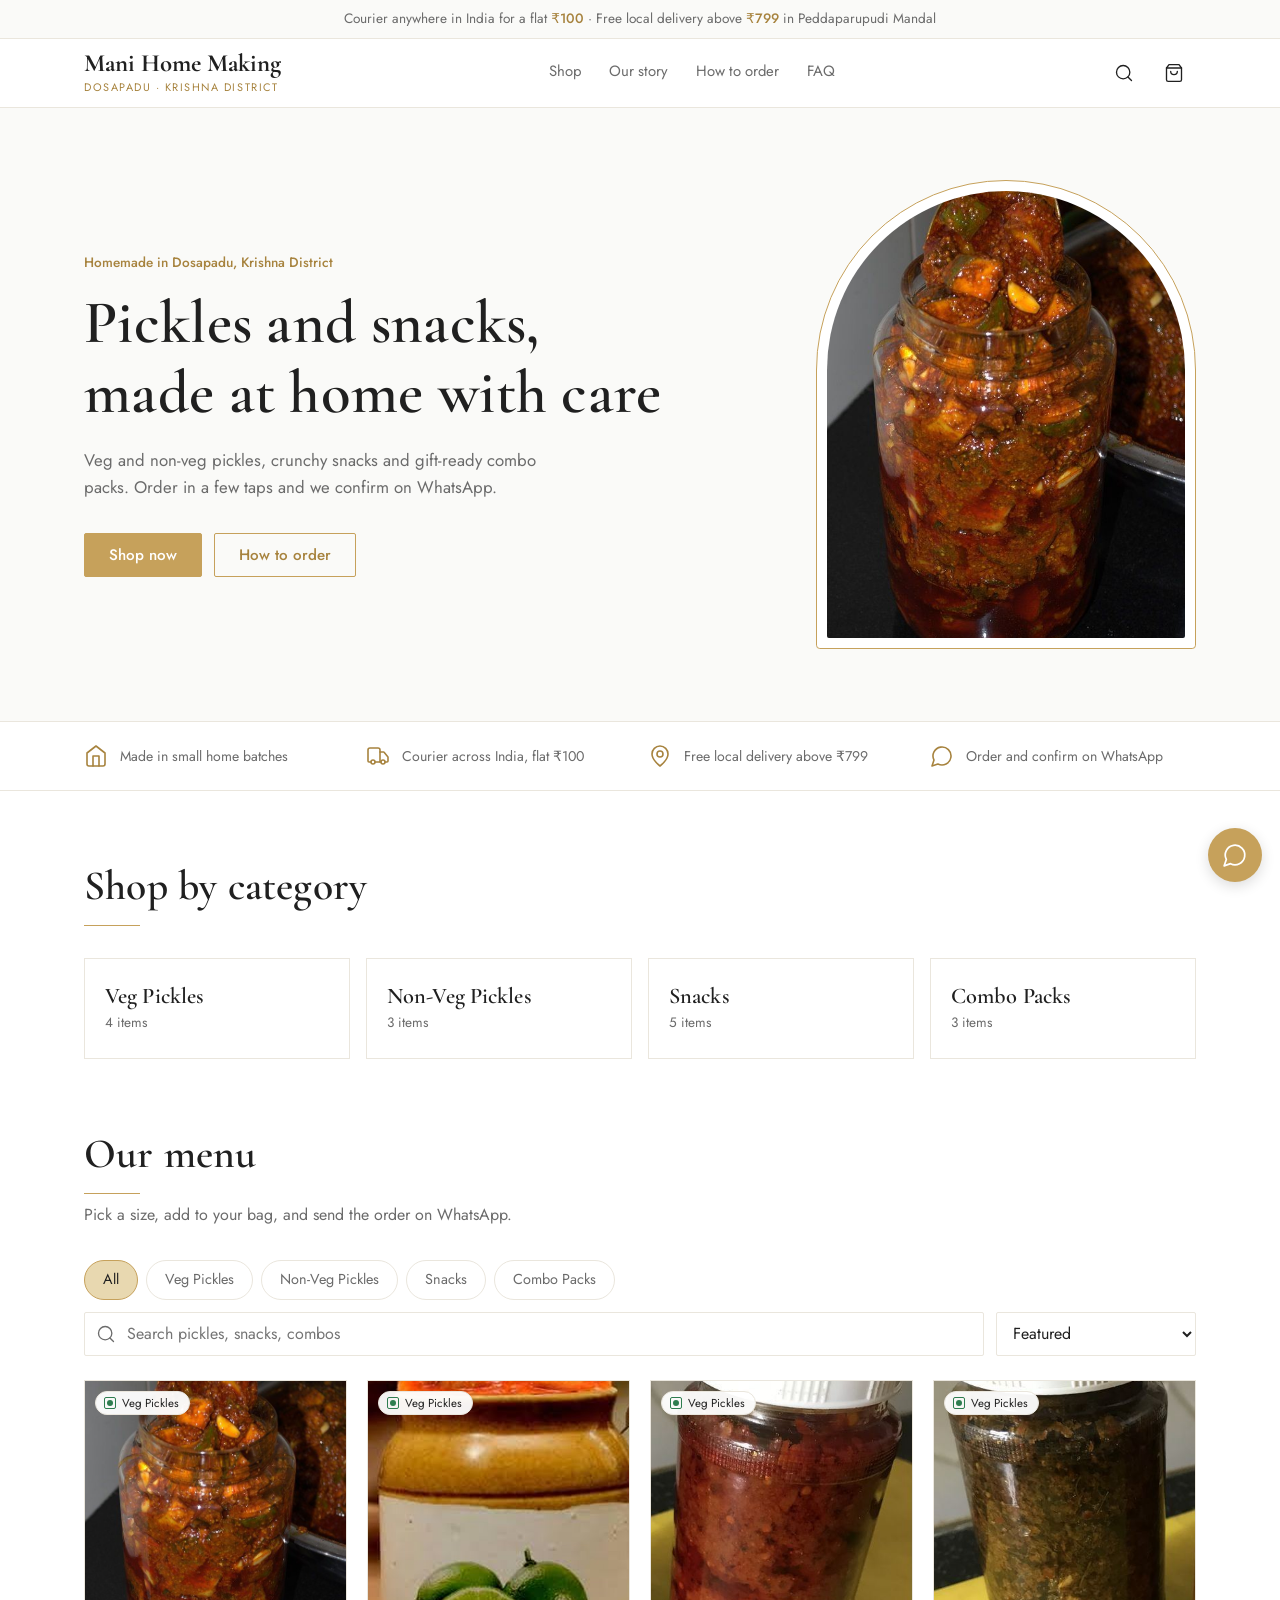
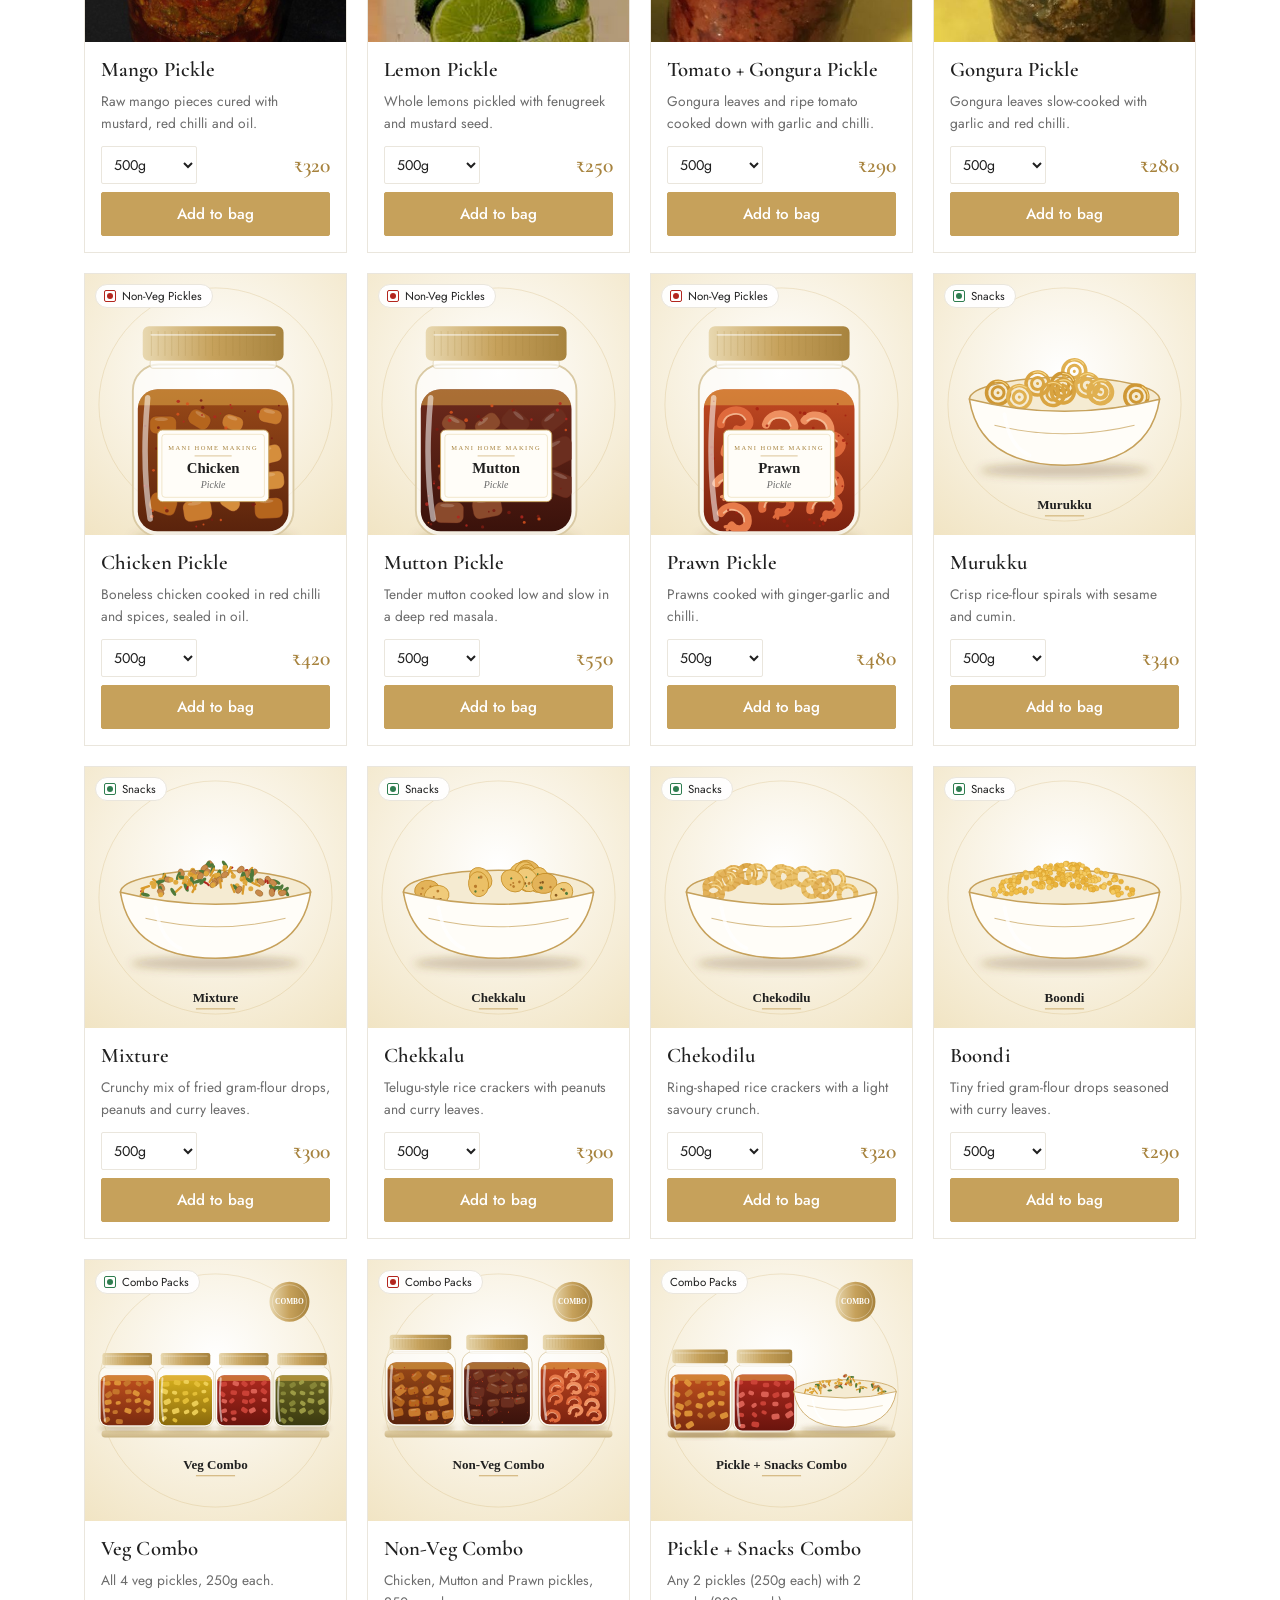
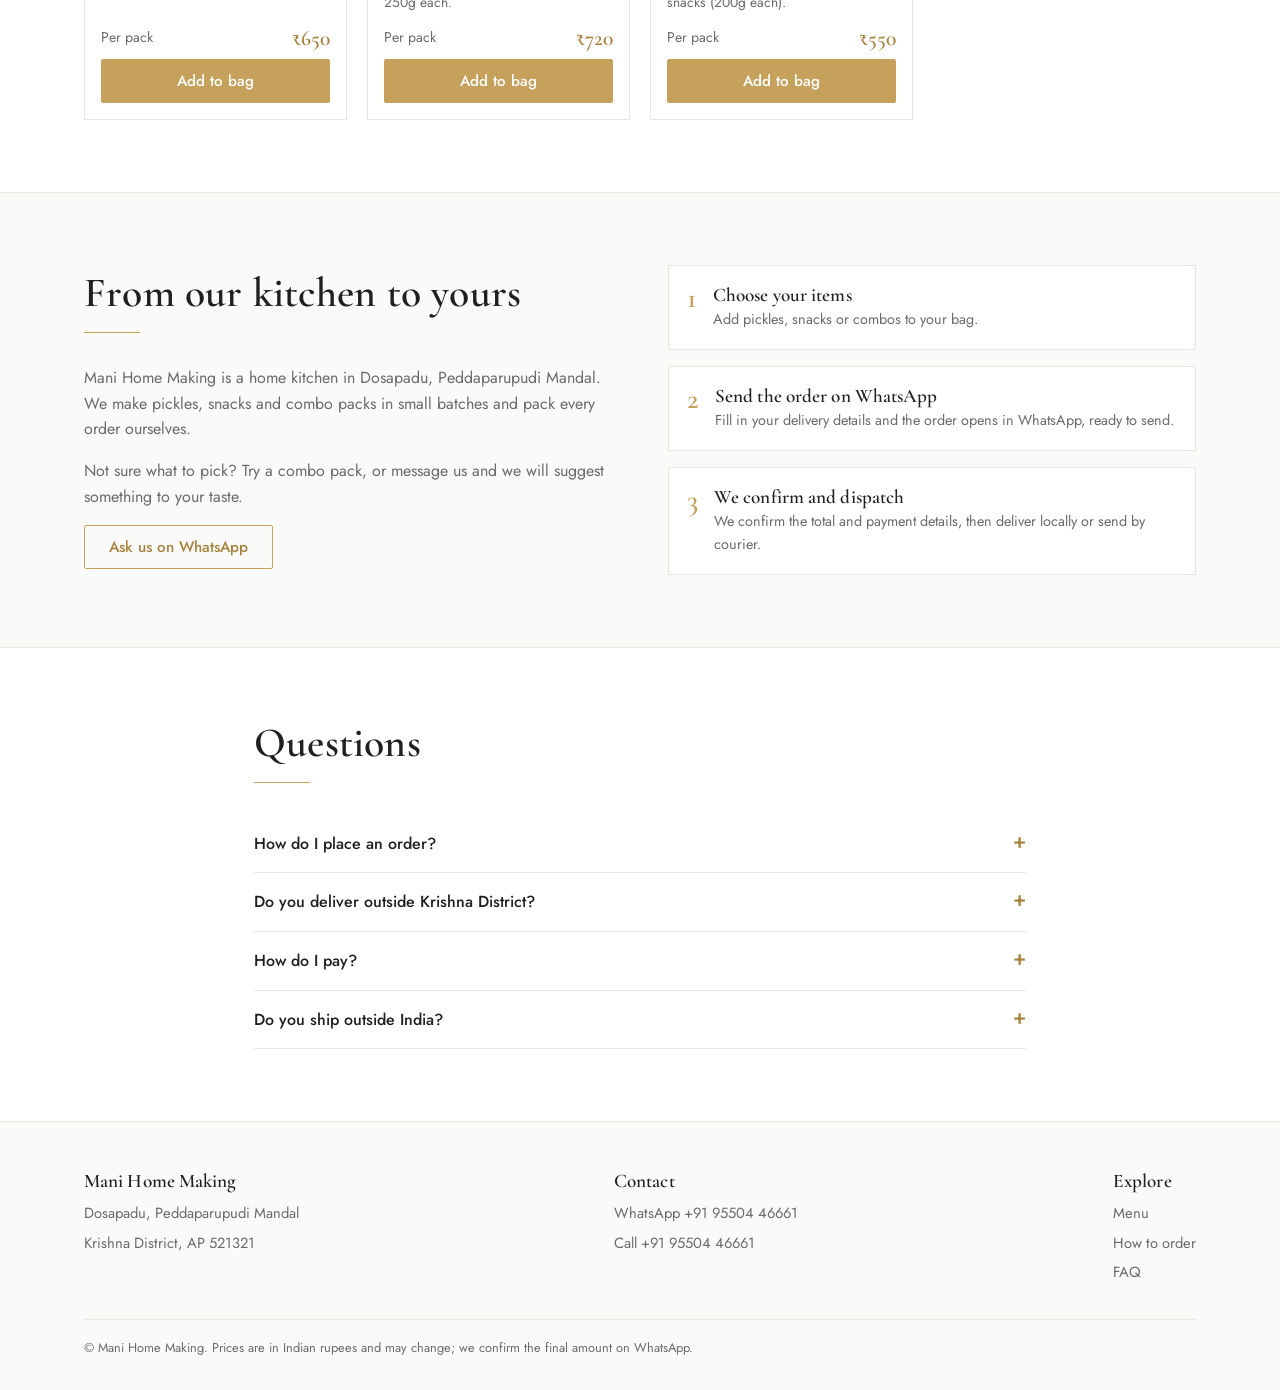
<file: index.html>
<!DOCTYPE html>
<html lang="en">
<head>
<meta charset="UTF-8">
<meta name="viewport" content="width=device-width, initial-scale=1, viewport-fit=cover">
<title>Mani Home Making — Homemade Pickles &amp; Snacks, Dosapadu</title>
<meta name="description" content="Homemade veg and non-veg pickles, snacks and combo packs from Dosapadu, Krishna District. Order on WhatsApp. Courier across India.">
<link rel="preconnect" href="https://fonts.googleapis.com">
<link rel="preconnect" href="https://fonts.gstatic.com" crossorigin>
<link href="https://fonts.googleapis.com/css2?family=Cormorant+Garamond:wght@500;600;700&family=Jost:wght@400;500;600&display=swap" rel="stylesheet">
<link rel="stylesheet" href="css/styles.css">
</head>
<body>
<div class="announce">Courier anywhere in India for a flat <b>₹100</b> · Free local delivery above <b>₹799</b> in Peddaparupudi Mandal</div>
<header>
 <div class="wrap hd">
  <a class="logo" href="#top">Mani Home Making<small>Dosapadu · Krishna District</small></a>
  <nav aria-label="Main"><a href="#shop">Shop</a><a href="#story">Our story</a><a href="#order">How to order</a><a href="#faq">FAQ</a></nav>
  <div class="acts">
   <button class="ib" id="srch" aria-label="Search products"><svg class="i" viewBox="0 0 24 24" data-i="search"></svg></button>
   <button class="ib" id="cartBtn" aria-label="Open shopping bag"><svg class="i" viewBox="0 0 24 24" data-i="bag"></svg><span class="cnt" id="cnt" data-n="0"></span></button>
   <button class="ib mb" id="mbtn" aria-label="Menu" aria-expanded="false"><svg class="i" viewBox="0 0 24 24" data-i="menu"></svg></button>
  </div>
 </div>
 <div class="mnav" id="mnav"><a href="#shop">Shop</a><a href="#story">Our story</a><a href="#order">How to order</a><a href="#faq">FAQ</a></div>
</header>
<main id="top">
<section class="hero"><div class="wrap">
 <div>
  <div class="eyebrow">Homemade in Dosapadu, Krishna District</div>
  <h1>Pickles and snacks, made at home with care</h1>
  <p>Veg and non-veg pickles, crunchy snacks and gift-ready combo packs. Order in a few taps and we confirm on WhatsApp.</p>
  <div class="ctas"><a class="btn gold" href="#shop">Shop now</a><a class="btn" href="#order">How to order</a></div>
 </div>
 <div class="frame"><img id="heroImg" alt="Jar of homemade mango pickle"></div>
</div></section>
<div class="trust"><div class="wrap">
 <div class="tr"><svg class="i" viewBox="0 0 24 24" data-i="home"></svg>Made in small home batches</div>
 <div class="tr"><svg class="i" viewBox="0 0 24 24" data-i="truck"></svg>Courier across India, flat ₹100</div>
 <div class="tr"><svg class="i" viewBox="0 0 24 24" data-i="pin"></svg>Free local delivery above ₹799</div>
 <div class="tr"><svg class="i" viewBox="0 0 24 24" data-i="wa"></svg>Order and confirm on WhatsApp</div>
</div></div>
<section class="s"><div class="wrap">
 <div class="sh"><h2>Shop by category</h2><hr class="rule"></div>
 <div class="cats" id="cats"></div>
</div></section>
<section class="s" id="shop" style="padding-top:0"><div class="wrap">
 <div class="sh"><h2>Our menu</h2><hr class="rule"><p>Pick a size, add to your bag, and send the order on WhatsApp.</p></div>
 <div class="tools">
  <div class="chips" id="chips" role="group" aria-label="Filter by category"></div>
  <div class="field"><svg class="i" viewBox="0 0 24 24" data-i="search"></svg><label class="sr" for="q">Search products</label><input id="q" type="search" placeholder="Search pickles, snacks, combos"></div>
  <div class="sort"><label class="sr" for="sort">Sort</label><select id="sort"><option value="f">Featured</option><option value="lo">Price: low to high</option><option value="hi">Price: high to low</option></select></div>
 </div>
 <div class="grid" id="grid" aria-live="polite"></div>
</div></section>
<section class="s story" id="story"><div class="wrap two">
 <div>
  <div class="sh"><h2>From our kitchen to yours</h2><hr class="rule"></div>
  <p>Mani Home Making is a home kitchen in Dosapadu, Peddaparupudi Mandal. We make pickles, snacks and combo packs in small batches and pack every order ourselves.</p>
  <p>Not sure what to pick? Try a combo pack, or message us and we will suggest something to your taste.</p>
  <a class="btn" href="https://wa.me/919550446661?text=Hi!%20I%20need%20help%20choosing." target="_blank" rel="noopener">Ask us on WhatsApp</a>
 </div>
 <div class="steps" id="order">
  <div class="step"><b>1</b><div><h3>Choose your items</h3><p>Add pickles, snacks or combos to your bag.</p></div></div>
  <div class="step"><b>2</b><div><h3>Send the order on WhatsApp</h3><p>Fill in your delivery details and the order opens in WhatsApp, ready to send.</p></div></div>
  <div class="step"><b>3</b><div><h3>We confirm and dispatch</h3><p>We confirm the total and payment details, then deliver locally or send by courier.</p></div></div>
 </div>
</div></section>
<section class="s" id="faq"><div class="wrap" style="max-width:820px">
 <div class="sh"><h2>Questions</h2><hr class="rule"></div>
 <details><summary>How do I place an order?</summary><p>Add items to your bag, press Checkout, enter your details and send the pre-filled message on WhatsApp. We reply to confirm your order.</p></details>
 <details><summary>Do you deliver outside Krishna District?</summary><p>Yes. We send parcels by courier anywhere in India for a flat ₹100 per order. Local delivery in Peddaparupudi Mandal is free above ₹799.</p></details>
 <details><summary>How do I pay?</summary><p>Cash on delivery for local orders. For courier orders, pay by UPI or bank transfer before dispatch. We share the details when we confirm your order. There is no online card payment on this site.</p></details>
 <details><summary>Do you ship outside India?</summary><p>Not at the moment. Message us on WhatsApp if you have a special request.</p></details>
</div></section>
</main>
<footer><div class="wrap">
 <div class="fg">
  <div><h3>Mani Home Making</h3><span>Dosapadu, Peddaparupudi Mandal</span><span>Krishna District, AP 521321</span></div>
  <div><h3>Contact</h3><a href="https://wa.me/919550446661" target="_blank" rel="noopener">WhatsApp +91 95504 46661</a><a href="tel:+919550446661">Call +91 95504 46661</a></div>
  <div><h3>Explore</h3><a href="#shop">Menu</a><a href="#order">How to order</a><a href="#faq">FAQ</a></div>
 </div>
 <div class="copy">© Mani Home Making. Prices are in Indian rupees and may change; we confirm the final amount on WhatsApp.</div>
</div></footer>
<a class="wa" href="https://wa.me/919550446661?text=Hi!%20I%27d%20like%20to%20place%20an%20order." target="_blank" rel="noopener" aria-label="Chat on WhatsApp"><svg class="i" viewBox="0 0 24 24" data-i="wa"></svg></a>

<div class="ov" id="ov"></div>
<aside class="dr" id="dr" role="dialog" aria-modal="true" aria-labelledby="dt">
 <div class="dh"><h2 id="dt">Your bag</h2><button class="ib" id="dx" aria-label="Close"><svg class="i" viewBox="0 0 24 24" data-i="x"></svg></button></div>
 <div id="dv" style="display:flex;flex-direction:column;flex:1;min-height:0"></div>
</aside>
<div class="toasts" id="toasts" role="status" aria-live="polite"></div>

<script src="js/app.js" defer></script>
</body>
</html>
</file>
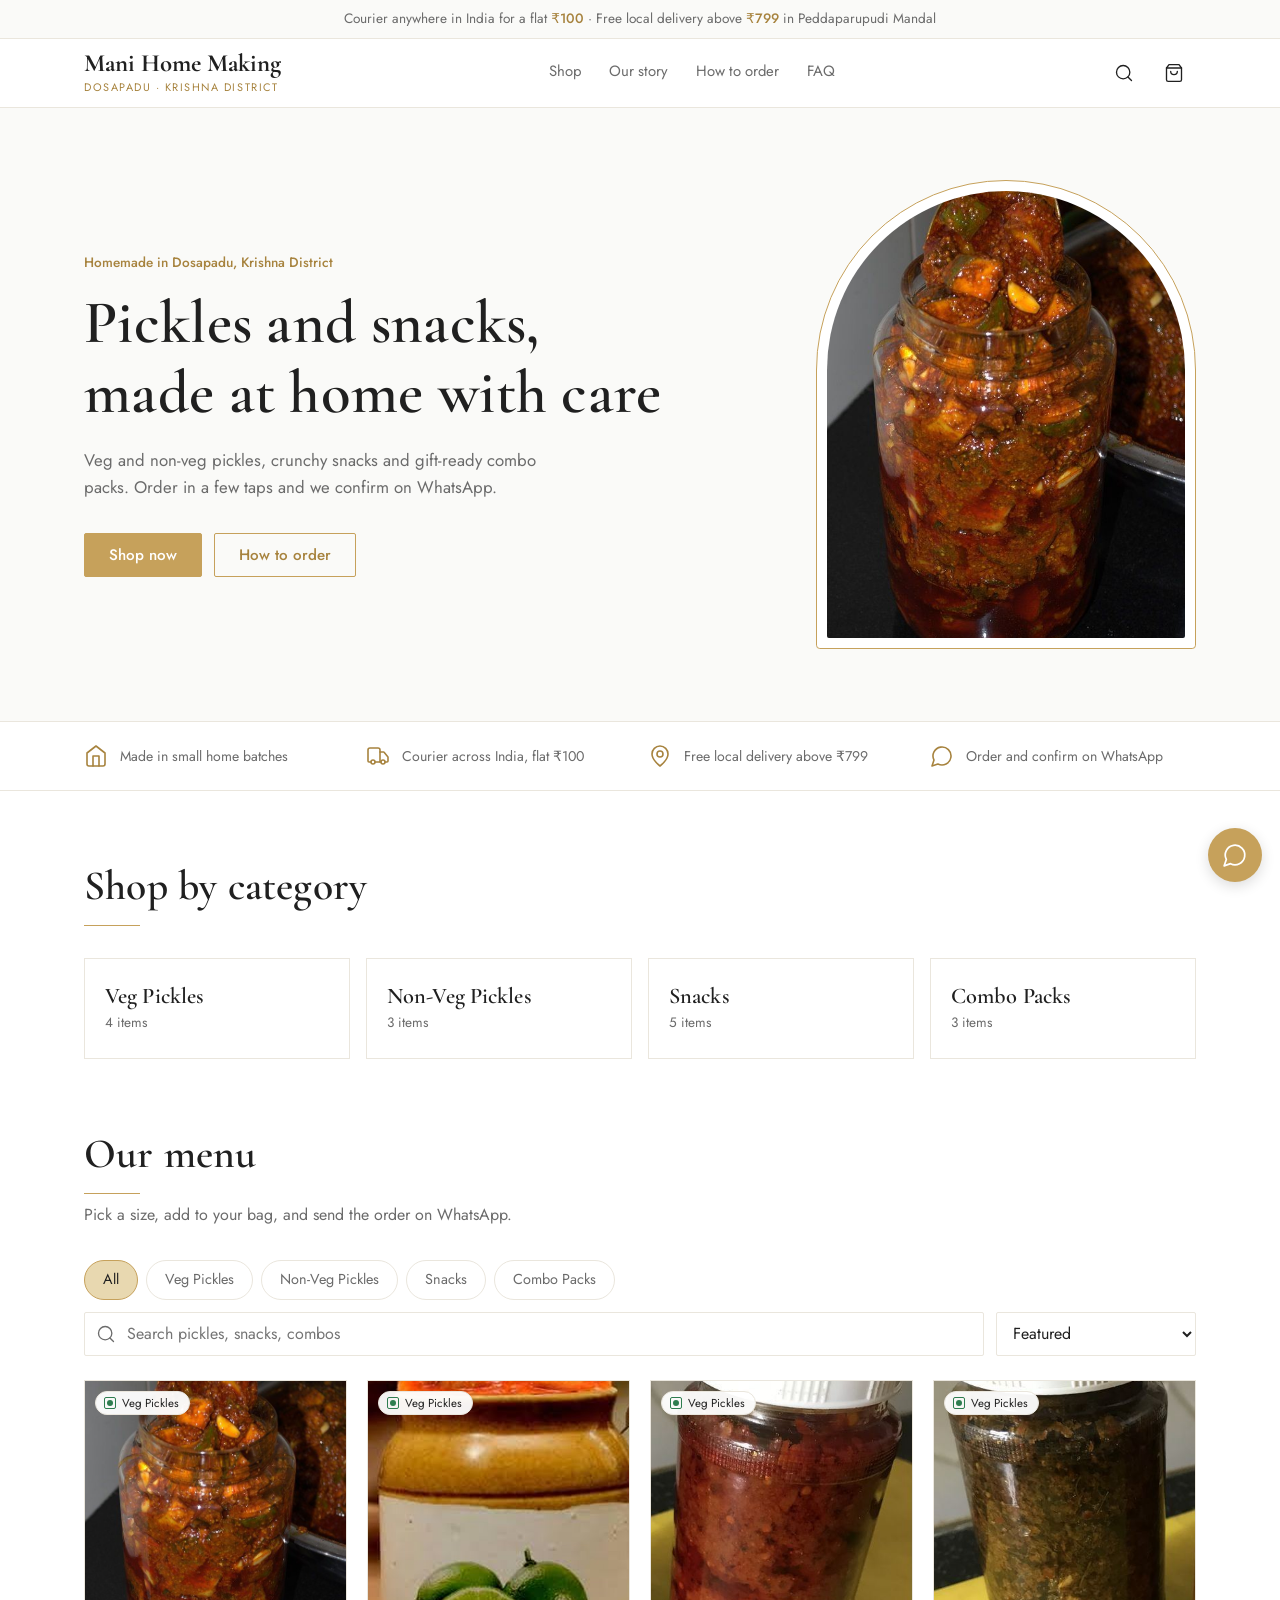
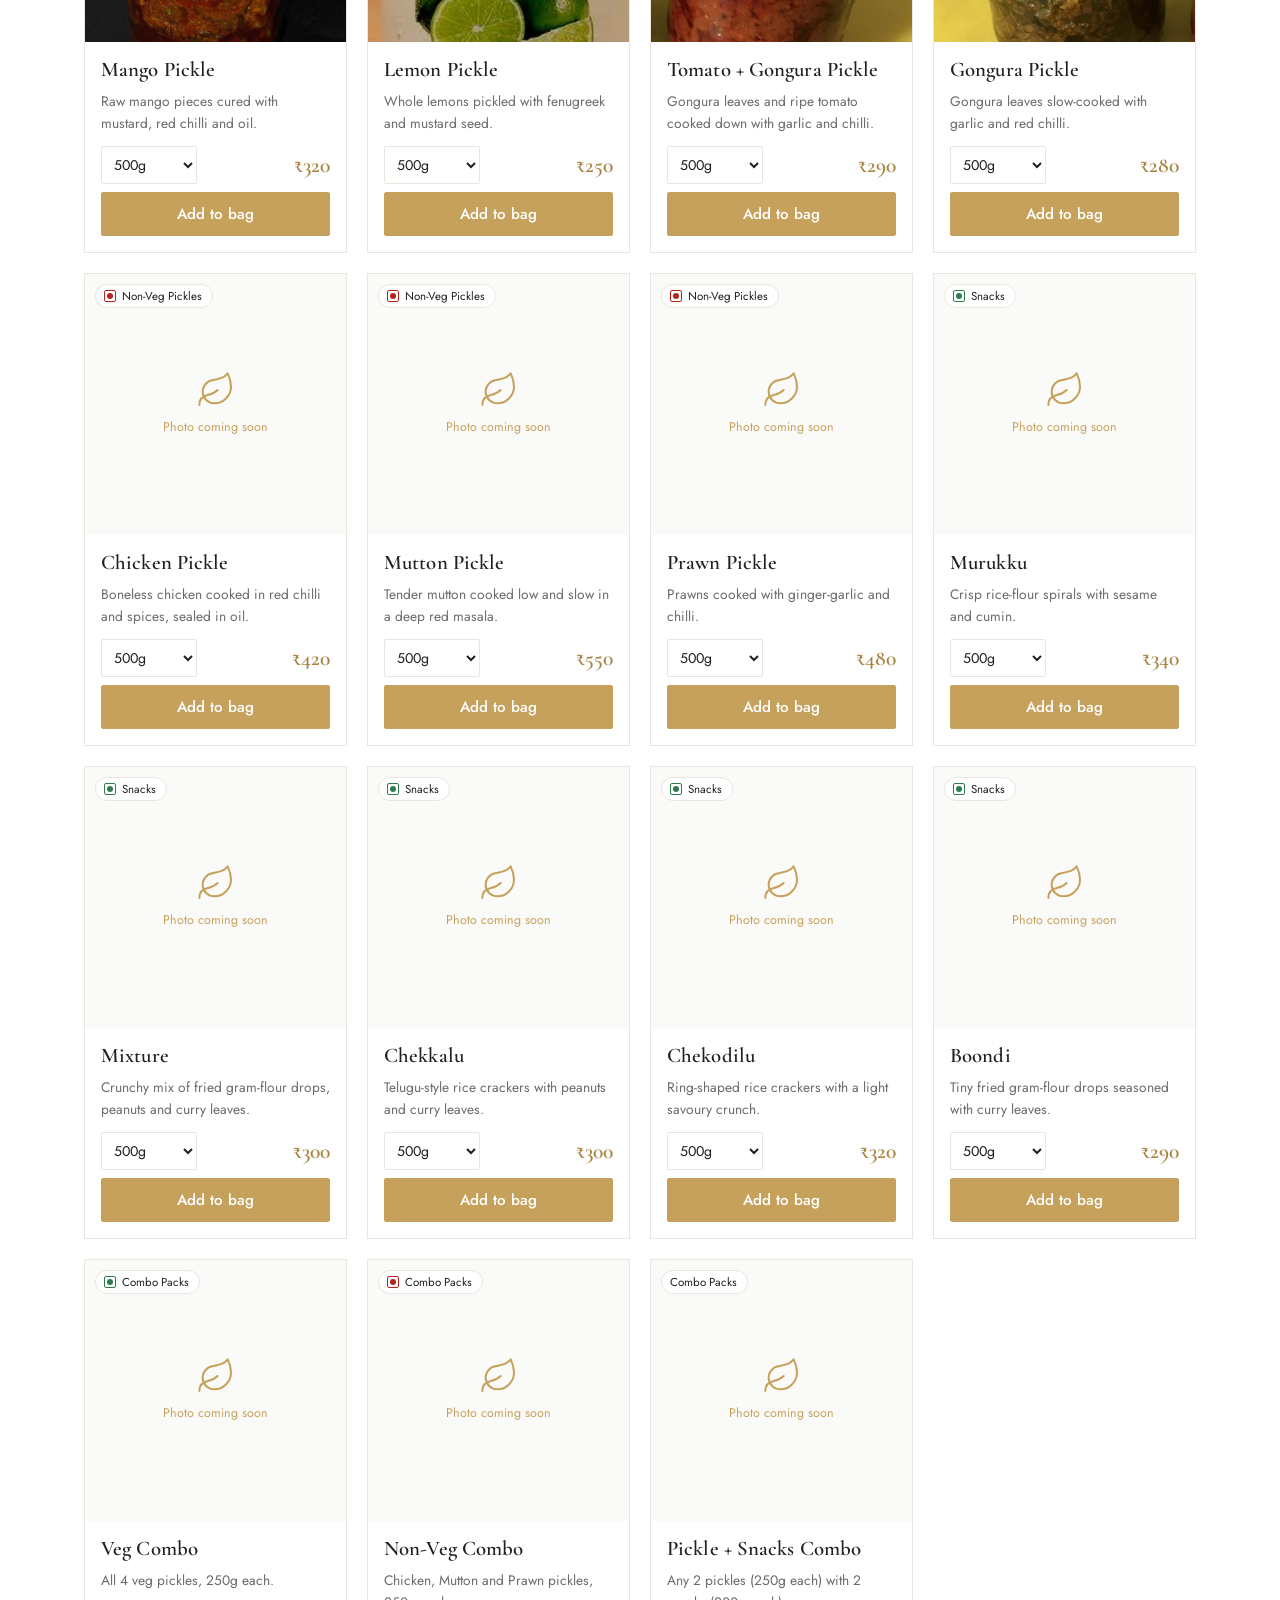
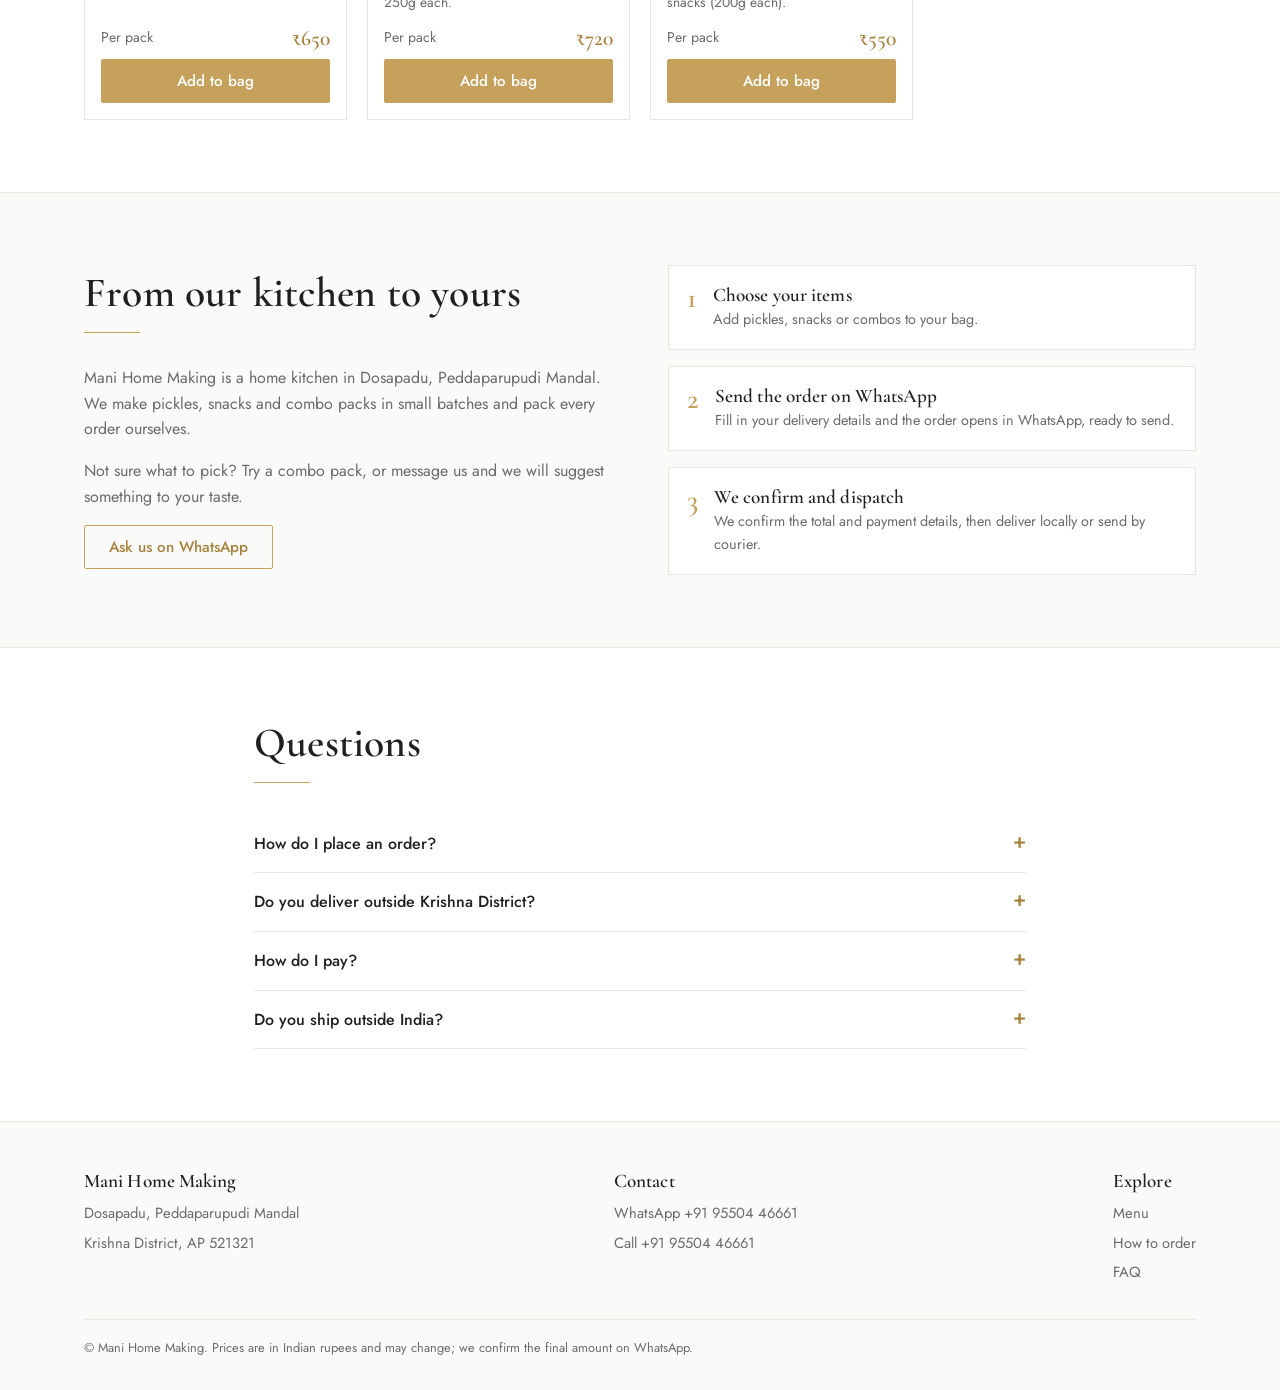
<file: edit.html>
<!DOCTYPE html>
<html lang="en">
<head>
<meta charset="UTF-8">
<meta name="viewport" content="width=device-width, initial-scale=1, viewport-fit=cover">
<title>Mani Home Making — Homemade Pickles &amp; Snacks, Dosapadu</title>
<meta name="description" content="Homemade veg and non-veg pickles, snacks and combo packs from Dosapadu, Krishna District. Order on WhatsApp. Courier across India.">
<link rel="preconnect" href="https://fonts.googleapis.com">
<link rel="preconnect" href="https://fonts.gstatic.com" crossorigin>
<link href="https://fonts.googleapis.com/css2?family=Cormorant+Garamond:wght@500;600;700&family=Jost:wght@400;500;600&display=swap" rel="stylesheet">
<style>
:root{--bg:#FFFFFF;--bg2:#FAFAF8;--gold:#C6A15B;--gold-d:#A7833E;--champ:#E8D8B0;--text:#202020;--text2:#6B6B6B;--line:#EAE6DD;--ok:#2E7D4F;--err:#B3261E;--veg:#2E7D4F;--nonveg:#B3261E;
box-sizing:border-box;padding-top:env(safe-area-inset-top,0px);padding-bottom:env(safe-area-inset-bottom,0px);color-scheme:light}
*,*::before,*::after{box-sizing:inherit}
html{scroll-behavior:smooth;scroll-padding-top:84px;height:100%}
body{margin:0;height:100%;background:var(--bg);color:var(--text);font:400 16px/1.6 'Jost',system-ui,sans-serif;-webkit-font-smoothing:antialiased}
body{height:auto;min-height:100%}
h1,h2,h3{font-family:'Cormorant Garamond',Georgia,serif;font-weight:600;line-height:1.15;margin:0;letter-spacing:.005em}
a{color:inherit}
:focus-visible{outline:2px solid var(--gold-d);outline-offset:2px;border-radius:3px}
.sr{position:absolute;width:1px;height:1px;overflow:hidden;clip:rect(0 0 0 0)}
.wrap{max-width:1160px;margin:0 auto;padding:0 24px}
svg.i{width:20px;height:20px;fill:none;stroke:currentColor;stroke-width:1.6;stroke-linecap:round;stroke-linejoin:round;flex:none}
.btn{display:inline-flex;align-items:center;justify-content:center;gap:8px;min-height:44px;padding:0 24px;border:1px solid var(--gold);border-radius:2px;background:transparent;color:var(--gold-d);font:500 .95rem 'Jost',sans-serif;cursor:pointer;text-decoration:none;transition:background .2s,color .2s}
.btn:hover{background:var(--champ)}
.btn.gold{background:var(--gold);color:#fff;border-color:var(--gold)}
.btn.gold:hover{background:var(--gold-d);border-color:var(--gold-d)}
.btn[disabled]{opacity:.5;cursor:not-allowed}
.announce{background:var(--bg2);border-bottom:1px solid var(--line);text-align:center;font-size:.85rem;color:var(--text2);padding:8px 16px}
.announce b{color:var(--gold-d);font-weight:500}
header{position:sticky;top:env(safe-area-inset-top,0px);z-index:40;background:rgba(255,255,255,.96);border-bottom:1px solid var(--line)}
.hd{display:flex;align-items:center;justify-content:space-between;gap:20px;min-height:68px}
.logo{font-family:'Cormorant Garamond',serif;font-size:1.55rem;font-weight:700;text-decoration:none;color:var(--text);line-height:1}
.logo small{display:block;font:400 .68rem 'Jost',sans-serif;color:var(--gold-d);letter-spacing:.14em;text-transform:uppercase;margin-top:3px}
nav{display:flex;gap:28px}
nav a{text-decoration:none;font-size:.93rem;color:var(--text2);padding:6px 0;border-bottom:1px solid transparent}
nav a:hover{color:var(--text);border-color:var(--gold)}
.acts{display:flex;gap:6px}
.ib{position:relative;width:44px;height:44px;display:grid;place-items:center;border:0;background:none;color:var(--text);cursor:pointer;border-radius:50%}
.ib:hover{background:var(--bg2);color:var(--gold-d)}
.cnt{position:absolute;top:4px;right:2px;min-width:18px;height:18px;border-radius:9px;background:var(--gold);color:#fff;font-size:.7rem;display:grid;place-items:center;padding:0 5px}
.cnt:empty,.cnt[data-n="0"]{display:none}
.mnav{display:none}
.hero{background:var(--bg2);border-bottom:1px solid var(--line)}
.hero .wrap{display:grid;grid-template-columns:1.1fr .9fr;gap:56px;align-items:center;padding-top:72px;padding-bottom:72px}
.eyebrow{color:var(--gold-d);font-size:.85rem;font-weight:500;margin-bottom:14px}
.hero h1{font-size:clamp(2.4rem,5vw,3.8rem)}
.hero p{color:var(--text2);max-width:48ch;margin:20px 0 32px;font-size:1.05rem}
.hero .ctas{display:flex;gap:12px;flex-wrap:wrap}
.frame{position:relative;border:1px solid var(--gold);padding:10px;border-radius:200px 200px 4px 4px;background:var(--bg);max-width:380px;margin-left:auto;width:100%}
.frame img{display:block;width:100%;aspect-ratio:4/5;object-fit:cover;border-radius:190px 190px 2px 2px}
.trust{border-bottom:1px solid var(--line)}
.trust .wrap{display:grid;grid-template-columns:repeat(4,1fr);gap:16px;padding-top:22px;padding-bottom:22px}
.tr{display:flex;gap:12px;align-items:center;font-size:.88rem;color:var(--text2)}
.tr svg{color:var(--gold-d);width:24px;height:24px}
section.s{padding:72px 0}
.sh{margin-bottom:32px}
.sh h2{font-size:clamp(1.9rem,3.4vw,2.6rem)}
.sh p{color:var(--text2);margin:8px 0 0;max-width:56ch}
.rule{width:56px;height:1px;background:var(--gold);margin:14px 0 0;border:0}
.cats{display:grid;grid-template-columns:repeat(4,1fr);gap:16px}
.cat{background:var(--bg);border:1px solid var(--line);padding:24px 20px;text-align:left;cursor:pointer;font:inherit;color:inherit;transition:border-color .2s}
.cat:hover{border-color:var(--gold)}
.cat h3{font-size:1.4rem}
.cat span{font-size:.85rem;color:var(--text2)}
.tools{display:flex;gap:12px;flex-wrap:wrap;align-items:center;margin-bottom:24px}
.chips{display:flex;gap:8px;flex-wrap:wrap;flex:1 1 100%}
.chip{min-height:40px;padding:0 18px;border:1px solid var(--line);background:var(--bg);color:var(--text2);border-radius:999px;font:inherit;font-size:.9rem;cursor:pointer}
.chip[aria-pressed="true"]{border-color:var(--gold);background:var(--champ);color:var(--text)}
.field{position:relative;flex:1 1 240px}
.field svg{position:absolute;left:12px;top:12px;color:var(--text2)}
input,select,textarea{font:inherit;color:var(--text);background:var(--bg);border:1px solid var(--line);border-radius:2px;min-height:44px;padding:0 12px;width:100%}
.field input{padding-left:42px}
textarea{padding:10px 12px;min-height:84px;resize:vertical}
input:focus,select:focus,textarea:focus{border-color:var(--gold);outline:none;box-shadow:0 0 0 3px rgba(198,161,91,.25)}
.sort{flex:0 0 200px}
.grid{display:grid;grid-template-columns:repeat(4,1fr);gap:20px}
.card{background:var(--bg);border:1px solid var(--line);display:flex;flex-direction:column;transition:border-color .2s}
.card:hover{border-color:var(--gold)}
.media{position:relative;aspect-ratio:1/1;background:var(--bg2);overflow:hidden}
.media img{width:100%;height:100%;object-fit:cover;display:block}
.ph{height:100%;display:flex;flex-direction:column;align-items:center;justify-content:center;gap:8px;color:var(--gold);font-size:.78rem}
.ph svg{width:40px;height:40px;stroke-width:1.2}
.badge{position:absolute;left:10px;top:10px;background:rgba(255,255,255,.95);border:1px solid var(--line);border-radius:999px;padding:2px 10px 2px 8px;font-size:.72rem;display:flex;gap:6px;align-items:center;color:var(--text)}
.vm{width:12px;height:12px;border:1.5px solid var(--veg);display:grid;place-items:center;border-radius:2px}
.vm::after{content:"";width:6px;height:6px;border-radius:50%;background:var(--veg)}
.vm.nv{border-color:var(--nonveg)}.vm.nv::after{background:var(--nonveg)}
.cb{padding:16px;display:flex;flex-direction:column;gap:8px;flex:1}
.cb h3{font-size:1.3rem}
.cb p{margin:0;color:var(--text2);font-size:.86rem;flex:1}
.row{display:flex;align-items:center;justify-content:space-between;gap:10px;margin-top:4px}
.row select{min-height:38px;width:auto;flex:0 0 96px;padding:0 8px;font-size:.88rem}
.price{font:600 1.35rem 'Cormorant Garamond',serif;color:var(--gold-d)}
.empty{grid-column:1/-1;text-align:center;padding:56px 16px;border:1px dashed var(--champ);color:var(--text2)}
.story{background:var(--bg2);border-block:1px solid var(--line)}
.two{display:grid;grid-template-columns:1fr 1fr;gap:56px;align-items:center}
.two p{color:var(--text2);max-width:54ch}
.steps{display:grid;gap:16px}
.step{display:flex;gap:16px;padding:18px;background:var(--bg);border:1px solid var(--line)}
.step b{font:600 1.8rem 'Cormorant Garamond',serif;color:var(--gold);line-height:1}
.step h3{font-size:1.2rem}.step p{margin:2px 0 0;font-size:.9rem}
details{border-bottom:1px solid var(--line);padding:16px 0}
summary{cursor:pointer;font-weight:500;list-style:none;display:flex;justify-content:space-between;gap:12px}
summary::-webkit-details-marker{display:none}
summary::after{content:"+";color:var(--gold-d);font-size:1.3rem;line-height:1}
details[open] summary::after{content:"–"}
details p{color:var(--text2);margin:10px 0 0;max-width:70ch}
footer{background:var(--bg2);border-top:1px solid var(--line);padding:48px 0 32px}
.fg{display:flex;justify-content:space-between;gap:32px;flex-wrap:wrap}
footer h3{font-size:1.2rem;margin-bottom:10px}
footer a,footer span{display:block;color:var(--text2);text-decoration:none;font-size:.92rem;margin-bottom:6px}
footer a:hover{color:var(--gold-d)}
.copy{margin-top:28px;padding-top:18px;border-top:1px solid var(--line);font-size:.8rem;color:var(--text2)}
.wa{position:fixed;right:18px;bottom:calc(18px + env(safe-area-inset-bottom,0px));z-index:30;width:54px;height:54px;border-radius:50%;background:var(--gold);color:#fff;display:grid;place-items:center;box-shadow:0 4px 14px rgba(0,0,0,.14)}
.wa:hover{background:var(--gold-d)}
.wa svg{width:26px;height:26px}
.ov{position:fixed;inset:0;background:rgba(32,32,32,.4);opacity:0;pointer-events:none;transition:opacity .25s;z-index:50}
.ov.on{opacity:1;pointer-events:auto}
.dr{position:fixed;top:0;right:0;bottom:0;width:min(440px,100%);background:var(--bg);z-index:60;display:flex;flex-direction:column;transform:translateX(100%);transition:transform .3s;border-left:1px solid var(--line);visibility:hidden}
.dr.on{transform:none;visibility:visible}
.dh{display:flex;align-items:center;justify-content:space-between;padding:12px 16px 12px 24px;border-bottom:1px solid var(--line)}
.dh h2{font-size:1.6rem}
.db{flex:1;overflow:auto;padding:8px 24px}
.df{padding:16px 24px calc(16px + env(safe-area-inset-bottom,0px));border-top:1px solid var(--line);background:var(--bg2)}
.li{display:grid;grid-template-columns:64px 1fr auto;gap:12px;padding:14px 0;border-bottom:1px solid var(--line);align-items:center}
.li img,.li .th{width:64px;height:64px;object-fit:cover;background:var(--bg2);border:1px solid var(--line);display:grid;place-items:center;color:var(--gold)}
.li h4{margin:0;font-weight:500;font-size:.95rem}
.li small{color:var(--text2)}
.qty{display:inline-flex;align-items:center;border:1px solid var(--line);margin-top:6px}
.qty button{width:34px;height:34px;border:0;background:none;cursor:pointer;display:grid;place-items:center;color:var(--text)}
.qty button:hover{color:var(--gold-d)}
.qty span{min-width:28px;text-align:center;font-size:.9rem}
.rm{border:0;background:none;color:var(--text2);cursor:pointer;width:36px;height:36px;display:grid;place-items:center}
.rm:hover{color:var(--err)}
.tot{display:flex;justify-content:space-between;font-size:.92rem;color:var(--text2);margin-bottom:6px}
.tot.f{font:600 1.5rem 'Cormorant Garamond',serif;color:var(--text);margin:8px 0 14px}
.opt{display:flex;gap:10px;align-items:flex-start;padding:10px 12px;border:1px solid var(--line);margin-bottom:8px;cursor:pointer;font-size:.88rem;background:var(--bg)}
.opt input{width:auto;min-height:0;margin-top:4px;accent-color:var(--gold-d)}
.opt:has(input:checked){border-color:var(--gold);background:var(--champ)}
.fld{margin-bottom:12px}
.fld label{display:block;font-size:.85rem;margin-bottom:4px;color:var(--text2)}
.er{color:var(--err);font-size:.8rem;min-height:1em;margin-top:2px}
.fld.bad input,.fld.bad textarea{border-color:var(--err)}
.note{font-size:.8rem;color:var(--text2);margin-top:10px}
.toasts{position:fixed;left:50%;transform:translateX(-50%);bottom:calc(86px + env(safe-area-inset-bottom,0px));z-index:80;display:grid;gap:8px;width:min(92vw,360px)}
.toast{background:var(--text);color:#fff;padding:12px 16px;border-left:3px solid var(--gold);font-size:.9rem;animation:up .25s}
@keyframes up{from{opacity:0;transform:translateY(8px)}}
@media(max-width:960px){.grid{grid-template-columns:repeat(2,1fr)}.cats{grid-template-columns:repeat(2,1fr)}.hero .wrap,.two{grid-template-columns:1fr;gap:36px}.frame{margin:0 auto}.trust .wrap{grid-template-columns:repeat(2,1fr)}nav{display:none}.mnav.on{display:grid;gap:4px;padding:8px 24px 16px;border-top:1px solid var(--line)}.mnav a{padding:10px 0;text-decoration:none;color:var(--text2)}.mb{display:grid!important}}
@media(max-width:520px){.grid{grid-template-columns:1fr}.hero .wrap{padding-top:44px;padding-bottom:44px}section.s{padding:52px 0}.sort{flex:1 1 100%}}
.mb{display:none}
@media(prefers-reduced-motion:reduce){*{transition:none!important;animation:none!important;scroll-behavior:auto!important}}
</style>
</head>
<body>
<div class="announce">Courier anywhere in India for a flat <b>₹100</b> · Free local delivery above <b>₹799</b> in Peddaparupudi Mandal</div>
<header>
 <div class="wrap hd">
  <a class="logo" href="#top">Mani Home Making<small>Dosapadu · Krishna District</small></a>
  <nav aria-label="Main"><a href="#shop">Shop</a><a href="#story">Our story</a><a href="#order">How to order</a><a href="#faq">FAQ</a></nav>
  <div class="acts">
   <button class="ib" id="srch" aria-label="Search products"><svg class="i" viewBox="0 0 24 24" data-i="search"></svg></button>
   <button class="ib" id="cartBtn" aria-label="Open shopping bag"><svg class="i" viewBox="0 0 24 24" data-i="bag"></svg><span class="cnt" id="cnt" data-n="0"></span></button>
   <button class="ib mb" id="mbtn" aria-label="Menu" aria-expanded="false"><svg class="i" viewBox="0 0 24 24" data-i="menu"></svg></button>
  </div>
 </div>
 <div class="mnav" id="mnav"><a href="#shop">Shop</a><a href="#story">Our story</a><a href="#order">How to order</a><a href="#faq">FAQ</a></div>
</header>
<main id="top">
<section class="hero"><div class="wrap">
 <div>
  <div class="eyebrow">Homemade in Dosapadu, Krishna District</div>
  <h1>Pickles and snacks, made at home with care</h1>
  <p>Veg and non-veg pickles, crunchy snacks and gift-ready combo packs. Order in a few taps and we confirm on WhatsApp.</p>
  <div class="ctas"><a class="btn gold" href="#shop">Shop now</a><a class="btn" href="#order">How to order</a></div>
 </div>
 <div class="frame"><img id="heroImg" alt="Jar of homemade mango pickle"></div>
</div></section>
<div class="trust"><div class="wrap">
 <div class="tr"><svg class="i" viewBox="0 0 24 24" data-i="home"></svg>Made in small home batches</div>
 <div class="tr"><svg class="i" viewBox="0 0 24 24" data-i="truck"></svg>Courier across India, flat ₹100</div>
 <div class="tr"><svg class="i" viewBox="0 0 24 24" data-i="pin"></svg>Free local delivery above ₹799</div>
 <div class="tr"><svg class="i" viewBox="0 0 24 24" data-i="wa"></svg>Order and confirm on WhatsApp</div>
</div></div>
<section class="s"><div class="wrap">
 <div class="sh"><h2>Shop by category</h2><hr class="rule"></div>
 <div class="cats" id="cats"></div>
</div></section>
<section class="s" id="shop" style="padding-top:0"><div class="wrap">
 <div class="sh"><h2>Our menu</h2><hr class="rule"><p>Pick a size, add to your bag, and send the order on WhatsApp.</p></div>
 <div class="tools">
  <div class="chips" id="chips" role="group" aria-label="Filter by category"></div>
  <div class="field"><svg class="i" viewBox="0 0 24 24" data-i="search"></svg><label class="sr" for="q">Search products</label><input id="q" type="search" placeholder="Search pickles, snacks, combos"></div>
  <div class="sort"><label class="sr" for="sort">Sort</label><select id="sort"><option value="f">Featured</option><option value="lo">Price: low to high</option><option value="hi">Price: high to low</option></select></div>
 </div>
 <div class="grid" id="grid" aria-live="polite"></div>
</div></section>
<section class="s story" id="story"><div class="wrap two">
 <div>
  <div class="sh"><h2>From our kitchen to yours</h2><hr class="rule"></div>
  <p>Mani Home Making is a home kitchen in Dosapadu, Peddaparupudi Mandal. We make pickles, snacks and combo packs in small batches and pack every order ourselves.</p>
  <p>Not sure what to pick? Try a combo pack, or message us and we will suggest something to your taste.</p>
  <a class="btn" href="https://wa.me/919550446661?text=Hi!%20I%20need%20help%20choosing." target="_blank" rel="noopener">Ask us on WhatsApp</a>
 </div>
 <div class="steps" id="order">
  <div class="step"><b>1</b><div><h3>Choose your items</h3><p>Add pickles, snacks or combos to your bag.</p></div></div>
  <div class="step"><b>2</b><div><h3>Send the order on WhatsApp</h3><p>Fill in your delivery details and the order opens in WhatsApp, ready to send.</p></div></div>
  <div class="step"><b>3</b><div><h3>We confirm and dispatch</h3><p>We confirm the total and payment details, then deliver locally or send by courier.</p></div></div>
 </div>
</div></section>
<section class="s" id="faq"><div class="wrap" style="max-width:820px">
 <div class="sh"><h2>Questions</h2><hr class="rule"></div>
 <details><summary>How do I place an order?</summary><p>Add items to your bag, press Checkout, enter your details and send the pre-filled message on WhatsApp. We reply to confirm your order.</p></details>
 <details><summary>Do you deliver outside Krishna District?</summary><p>Yes. We send parcels by courier anywhere in India for a flat ₹100 per order. Local delivery in Peddaparupudi Mandal is free above ₹799.</p></details>
 <details><summary>How do I pay?</summary><p>Cash on delivery for local orders. For courier orders, pay by UPI or bank transfer before dispatch. We share the details when we confirm your order. There is no online card payment on this site.</p></details>
 <details><summary>Do you ship outside India?</summary><p>Not at the moment. Message us on WhatsApp if you have a special request.</p></details>
</div></section>
</main>
<footer><div class="wrap">
 <div class="fg">
  <div><h3>Mani Home Making</h3><span>Dosapadu, Peddaparupudi Mandal</span><span>Krishna District, AP 521321</span></div>
  <div><h3>Contact</h3><a href="https://wa.me/919550446661" target="_blank" rel="noopener">WhatsApp +91 95504 46661</a><a href="tel:+919550446661">Call +91 95504 46661</a></div>
  <div><h3>Explore</h3><a href="#shop">Menu</a><a href="#order">How to order</a><a href="#faq">FAQ</a></div>
 </div>
 <div class="copy">© Mani Home Making. Prices are in Indian rupees and may change; we confirm the final amount on WhatsApp.</div>
</div></footer>
<a class="wa" href="https://wa.me/919550446661?text=Hi!%20I%27d%20like%20to%20place%20an%20order." target="_blank" rel="noopener" aria-label="Chat on WhatsApp"><svg class="i" viewBox="0 0 24 24" data-i="wa"></svg></a>

<div class="ov" id="ov"></div>
<aside class="dr" id="dr" role="dialog" aria-modal="true" aria-labelledby="dt">
 <div class="dh"><h2 id="dt">Your bag</h2><button class="ib" id="dx" aria-label="Close"><svg class="i" viewBox="0 0 24 24" data-i="x"></svg></button></div>
 <div id="dv" style="display:flex;flex-direction:column;flex:1;min-height:0"></div>
</aside>
<div class="toasts" id="toasts" role="status" aria-live="polite"></div>

<script>
var IMGS={"mango": "[data-uri]", "lemon": "[data-uri]", "tomgon": "[data-uri]", "gongura": "[data-uri]"};
var WA='919550446661';
var IC={search:'<circle cx="11" cy="11" r="8"/><path d="m21 21-4.3-4.3"/>',bag:'<path d="M6 2 3 6v14a2 2 0 0 0 2 2h14a2 2 0 0 0 2-2V6l-3-4Z"/><path d="M3 6h18"/><path d="M16 10a4 4 0 0 1-8 0"/>',x:'<path d="M18 6 6 18"/><path d="m6 6 12 12"/>',plus:'<path d="M5 12h14"/><path d="M12 5v14"/>',minus:'<path d="M5 12h14"/>',trash:'<path d="M3 6h18"/><path d="M19 6v14c0 1-1 2-2 2H7c-1 0-2-1-2-2V6"/><path d="M8 6V4c0-1 1-2 2-2h4c1 0 2 1 2 2v2"/>',wa:'<path d="M7.9 20A9 9 0 1 0 4 16.1L2 22Z"/>',truck:'<path d="M14 18V6a2 2 0 0 0-2-2H4a2 2 0 0 0-2 2v11a1 1 0 0 0 1 1h2"/><path d="M15 18H9"/><path d="M19 18h2a1 1 0 0 0 1-1v-3.65a1 1 0 0 0-.22-.62l-3.48-4.35A1 1 0 0 0 17.52 8H14"/><circle cx="17" cy="18" r="2"/><circle cx="7" cy="18" r="2"/>',home:'<path d="m3 9 9-7 9 7v11a2 2 0 0 1-2 2H5a2 2 0 0 1-2-2z"/><path d="M9 22V12h6v10"/>',pin:'<path d="M20 10c0 6-8 12-8 12s-8-6-8-12a8 8 0 0 1 16 0Z"/><circle cx="12" cy="10" r="3"/>',leaf:'<path d="M11 20A7 7 0 0 1 9.8 6.1C15.5 5 17 4.48 19 2c1 2 2 4.18 2 8 0 5.5-4.78 10-10 10Z"/><path d="M2 21c0-3 1.85-5.36 5.08-6C9.5 14.52 12 13 13 12"/>',menu:'<path d="M4 12h16"/><path d="M4 6h16"/><path d="M4 18h16"/>',back:'<path d="m15 18-6-6 6-6"/>'};
function ic(n){return '<svg class="i" viewBox="0 0 24 24">'+IC[n]+'</svg>'}
document.querySelectorAll('[data-i]').forEach(function(e){e.innerHTML=IC[e.dataset.i]});
var $=function(s){return document.querySelector(s)};
var fmt=function(n){return '₹'+n.toLocaleString('en-IN')};
var r10=function(n){return Math.round(n/10)*10};
/* EDIT PRODUCTS HERE: base = price for the main size (pickles: 500g, snacks: 250g, combos: per pack) */
var P=[
{id:'mango',n:'Mango Pickle',c:'veg',img:'mango',b:320,k:'p',d:'Raw mango pieces cured with mustard, red chilli and oil.'},
{id:'lemon',n:'Lemon Pickle',c:'veg',img:'lemon',b:250,k:'p',d:'Whole lemons pickled with fenugreek and mustard seed.'},
{id:'tomgon',n:'Tomato + Gongura Pickle',c:'veg',img:'tomgon',b:290,k:'p',d:'Gongura leaves and ripe tomato cooked down with garlic and chilli.'},
{id:'gongura',n:'Gongura Pickle',c:'veg',img:'gongura',b:280,k:'p',d:'Gongura leaves slow-cooked with garlic and red chilli.'},
{id:'chicken',n:'Chicken Pickle',c:'nonveg',b:420,k:'p',d:'Boneless chicken cooked in red chilli and spices, sealed in oil.'},
{id:'mutton',n:'Mutton Pickle',c:'nonveg',b:550,k:'p',d:'Tender mutton cooked low and slow in a deep red masala.'},
{id:'prawn',n:'Prawn Pickle',c:'nonveg',b:480,k:'p',d:'Prawns cooked with ginger-garlic and chilli.'},
{id:'murukku',n:'Murukku',c:'snacks',b:180,k:'s',d:'Crisp rice-flour spirals with sesame and cumin.'},
{id:'mixture',n:'Mixture',c:'snacks',b:160,k:'s',d:'Crunchy mix of fried gram-flour drops, peanuts and curry leaves.'},
{id:'chekkalu',n:'Chekkalu',c:'snacks',b:160,k:'s',d:'Telugu-style rice crackers with peanuts and curry leaves.'},
{id:'chekodilu',n:'Chekodilu',c:'snacks',b:170,k:'s',d:'Ring-shaped rice crackers with a light savoury crunch.'},
{id:'boondi',n:'Boondi',c:'snacks',b:150,k:'s',d:'Tiny fried gram-flour drops seasoned with curry leaves.'},
{id:'vegc',n:'Veg Combo',c:'combo',b:650,k:'c',m:'v',d:'All 4 veg pickles, 250g each.'},
{id:'nvc',n:'Non-Veg Combo',c:'combo',b:720,k:'c',m:'n',d:'Chicken, Mutton and Prawn pickles, 250g each.'},
{id:'psc',n:'Pickle + Snacks Combo',c:'combo',b:550,k:'c',d:'Any 2 pickles (250g each) with 2 snacks (200g each).'}
];
var CATS={veg:'Veg Pickles',nonveg:'Non-Veg Pickles',snacks:'Snacks',combo:'Combo Packs'};
function sizes(p){if(p.k=='p')return[['250g',r10(p.b*.55)],['500g',p.b],['1kg',r10(p.b*1.85)]];if(p.k=='s')return[['250g',p.b],['500g',r10(p.b*1.9)]];return[['Pack',p.b]]}
var byId={};P.forEach(function(p){byId[p.id]=p});
var st={cat:'all',q:'',sort:'f'},cart=[];
try{cart=JSON.parse(localStorage.getItem('mhm_cart')||'[]')}catch(e){cart=[]}
cart=cart.filter(function(l){return byId[l.id]&&l.qty>0&&sizes(byId[l.id]).some(function(s){return s[0]==l.size})});
function save(){try{localStorage.setItem('mhm_cart',JSON.stringify(cart))}catch(e){}}
function price(l){return sizes(byId[l.id]).filter(function(s){return s[0]==l.size})[0][1]}
function sub(){return cart.reduce(function(a,l){return a+price(l)*l.qty},0)}
function toast(m){var t=document.createElement('div');t.className='toast';t.textContent=m;$('#toasts').appendChild(t);setTimeout(function(){t.remove()},2600)}
function mark(p){if(p.c=='veg'||p.c=='snacks'||p.m=='v')return'<span class="vm"></span>';if(p.c=='nonveg'||p.m=='n')return'<span class="vm nv"></span>';return''}
/* categories + chips */
$('#cats').innerHTML=Object.keys(CATS).map(function(k){var n=P.filter(function(p){return p.c==k}).length;return '<button class="cat" data-cat="'+k+'"><h3>'+CATS[k]+'</h3><span>'+n+' items</span></button>'}).join('');
function chips(){var all=[['all','All']].concat(Object.keys(CATS).map(function(k){return[k,CATS[k]]}));$('#chips').innerHTML=all.map(function(a){return '<button class="chip" data-chip="'+a[0]+'" aria-pressed="'+(st.cat==a[0])+'">'+a[1]+'</button>'}).join('')}
function grid(){
 var q=st.q.trim().toLowerCase();
 var L=P.filter(function(p){return(st.cat=='all'||p.c==st.cat)&&(!q||(p.n+' '+p.d+' '+CATS[p.c]).toLowerCase().indexOf(q)>-1)});
 if(st.sort!='f')L.sort(function(a,b){return st.sort=='lo'?a.b-b.b:b.b-a.b});
 $('#grid').innerHTML=L.length?L.map(function(p){
  var s=sizes(p),def=s.length>1?1:0;
  return '<article class="card"><div class="media">'+(p.img?'<img loading="lazy" src="'+IMGS[p.img]+'" alt="'+p.n+'">':'<div class="ph">'+ic('leaf')+'<span>Photo coming soon</span></div>')+'<span class="badge">'+mark(p)+CATS[p.c]+'</span></div><div class="cb"><h3>'+p.n+'</h3><p>'+p.d+'</p><div class="row">'+(s.length>1?'<label class="sr" for="s-'+p.id+'">Size for '+p.n+'</label><select id="s-'+p.id+'" data-sz="'+p.id+'">'+s.map(function(x,i){return '<option value="'+x[0]+'"'+(i==def?' selected':'')+'>'+x[0]+'</option>'}).join('')+'</select>':'<span style="font-size:.88rem;color:var(--text2)">Per pack</span>')+'<span class="price" id="pr-'+p.id+'">'+fmt(s[def][1])+'</span></div><button class="btn gold" data-add="'+p.id+'">Add to bag</button></div></article>'
 }).join(''):'<div class="empty"><p style="margin:0 0 12px">No products match your search.</p><button class="btn" data-reset>Clear search</button></div>';
}
/* cart */
function badge(){var n=cart.reduce(function(a,l){return a+l.qty},0);var e=$('#cnt');e.textContent=n||'';e.dataset.n=n}
function add(id,size){var l=cart.filter(function(x){return x.id==id&&x.size==size})[0];if(l)l.qty=Math.min(l.qty+1,20);else cart.push({id:id,size:size,qty:1});save();badge();toast(byId[id].n+' ('+size+') added to bag');if($('#dr').classList.contains('on'))view()}
var delivery='courier',lastFocus=null,mode='cart';
function openCart(){lastFocus=document.activeElement;mode='cart';view();$('#ov').classList.add('on');$('#dr').classList.add('on');setTimeout(function(){$('#dx').focus()},50)}
function closeCart(){$('#ov').classList.remove('on');$('#dr').classList.remove('on');if(lastFocus)lastFocus.focus()}
function fee(s){return delivery=='courier'?100:(s>=799?0:null)}
function summary(){var s=sub(),f=fee(s);return '<div class="tot"><span>Subtotal</span><span>'+fmt(s)+'</span></div><div class="tot"><span>Delivery</span><span>'+(f===null?'Confirmed on WhatsApp':f?fmt(f):'Free')+'</span></div><div class="tot f"><span>Total</span><span>'+fmt(s+(f||0))+(f===null?'+':'')+'</span></div>'}
function delOpts(){return '<fieldset style="border:0;padding:0;margin:0 0 12px"><legend class="sr">Delivery method</legend><label class="opt"><input type="radio" name="dl" value="courier"'+(delivery=='courier'?' checked':'')+'><span><b>Courier anywhere in India</b><br>Flat ₹100 per order</span></label><label class="opt"><input type="radio" name="dl" value="local"'+(delivery=='local'?' checked':'')+'><span><b>Local delivery, Peddaparupudi Mandal</b><br>Free above ₹799, otherwise confirmed on WhatsApp</span></label></fieldset>'}
function view(){
 var v=$('#dv');
 if(!cart.length){v.innerHTML='<div class="db" style="display:grid;place-items:center;text-align:center;color:var(--text2)"><div>'+ic('bag').replace('class="i"','class="i" style="width:44px;height:44px;color:#C6A15B"')+'<p>Your bag is empty.</p><button class="btn" data-close>Continue shopping</button></div></div>';return}
 if(mode=='cart'){
  v.innerHTML='<div class="db">'+cart.map(function(l,i){var p=byId[l.id];return '<div class="li">'+(p.img?'<img src="'+IMGS[p.img]+'" alt="">':'<div class="th">'+ic('leaf')+'</div>')+'<div><h4>'+p.n+'</h4><small>'+l.size+' · '+fmt(price(l))+'</small><div class="qty"><button data-q="'+i+'" data-d="-1" aria-label="Decrease quantity">'+ic('minus')+'</button><span aria-live="polite">'+l.qty+'</span><button data-q="'+i+'" data-d="1" aria-label="Increase quantity">'+ic('plus')+'</button></div></div><div style="text-align:right"><b>'+fmt(price(l)*l.qty)+'</b><br><button class="rm" data-rm="'+i+'" aria-label="Remove '+p.n+'">'+ic('trash')+'</button></div></div>'}).join('')+'</div><div class="df">'+delOpts()+summary()+'<button class="btn gold" style="width:100%" data-go>Checkout</button><div class="note">Order is sent to us on WhatsApp. Payment is arranged after we confirm.</div></div>'
 }else{
  v.innerHTML='<form id="cf" novalidate style="display:flex;flex-direction:column;flex:1;min-height:0"><div class="db"><button type="button" class="btn" style="min-height:36px;padding:0 12px;margin:8px 0 14px" data-back>'+ic('back')+'Back to bag</button>'+fld('name','Full name','text','name')+fld('phone','Mobile number (10 digits)','tel','tel')+'<div class="fld"><label for="addr">Delivery address</label><textarea id="addr" autocomplete="street-address"></textarea><div class="er" id="e-addr"></div></div>'+fld('city','Town / city','text','address-level2')+fld('pin','PIN code','text','postal-code')+'</div><div class="df">'+summary()+'<button class="btn gold" style="width:100%" type="submit">'+ic('wa')+'Send order on WhatsApp</button></div></form>'
 }
}
function fld(id,l,t,ac){return '<div class="fld"><label for="'+id+'">'+l+'</label><input id="'+id+'" type="'+t+'" autocomplete="'+ac+'"><div class="er" id="e-'+id+'"></div></div>'}
function validate(){
 var v={name:$('#name').value.trim(),phone:$('#phone').value.replace(/[\s-]/g,'').replace(/^(\+91|91|0)(?=\d{10}$)/,''),addr:$('#addr').value.trim(),city:$('#city').value.trim(),pin:$('#pin').value.trim()};
 var e={};
 if(v.name.length<2)e.name='Please enter your name.';
 if(!/^[6-9]\d{9}$/.test(v.phone))e.phone='Enter a valid 10-digit mobile number.';
 if(v.addr.length<10)e.addr='Please enter your full address (house, street, village).';
 if(v.city.length<2)e.city='Please enter your town or city.';
 if(!/^\d{6}$/.test(v.pin))e.pin='Enter a valid 6-digit PIN code.';
 ['name','phone','addr','city','pin'].forEach(function(k){$('#e-'+k).textContent=e[k]||'';$('#'+k).closest('.fld').classList.toggle('bad',!!e[k]);$('#'+k).setAttribute('aria-invalid',!!e[k])});
 var first=Object.keys(e)[0];if(first){$('#'+first).focus();return null}return v
}
function send(v){
 var s=sub(),f=fee(s),lines=cart.map(function(l,i){return (i+1)+'. '+byId[l.id].n+' ('+l.size+') x '+l.qty+' = '+fmt(price(l)*l.qty)});
 var msg='Hi Mani Home Making! I would like to order:\n\n'+lines.join('\n')+'\n\nSubtotal: '+fmt(s)+'\nDelivery: '+(delivery=='courier'?'Courier (Rs 100)':'Local delivery'+(f===0?' (free)':' (to be confirmed)'))+'\nTotal: '+fmt(s+(f||0))+(f===null?' + delivery':'')+'\n\nName: '+v.name+'\nMobile: '+v.phone+'\nAddress: '+v.addr+', '+v.city+' - '+v.pin;
 window.open('https://wa.me/'+WA+'?text='+encodeURIComponent(msg),'_blank','noopener');
 cart=[];save();badge();closeCart();toast('Opening WhatsApp. Please press send to place your order.');
}
/* events */
document.addEventListener('click',function(e){
 var t=e.target,b;
 if(b=t.closest('[data-add]')){var id=b.dataset.add,sel=$('#s-'+id);add(id,sel?sel.value:'Pack');return}
 if(b=t.closest('[data-cat]')){st.cat=b.dataset.cat;chips();grid();$('#shop').scrollIntoView();return}
 if(b=t.closest('[data-chip]')){st.cat=b.dataset.chip;chips();grid();return}
 if(t.closest('[data-reset]')){st.q='';$('#q').value='';st.cat='all';chips();grid();return}
 if(t.closest('#cartBtn')){openCart();return}
 if(t.closest('#dx')||t.closest('#ov')||t.closest('[data-close]')){closeCart();return}
 if(b=t.closest('[data-q]')){var l=cart[+b.dataset.q];l.qty+=+b.dataset.d;if(l.qty<1)cart.splice(+b.dataset.q,1);if(l&&l.qty>20)l.qty=20;save();badge();view();return}
 if(b=t.closest('[data-rm]')){var n=byId[cart[+b.dataset.rm].id].n;cart.splice(+b.dataset.rm,1);save();badge();view();toast(n+' removed');return}
 if(t.closest('[data-go]')){mode='form';view();return}
 if(t.closest('[data-back]')){mode='cart';view();return}
 if(t.closest('#srch')){$('#shop').scrollIntoView();setTimeout(function(){$('#q').focus()},350);return}
 if(t.closest('#mbtn')){var m=$('#mnav'),o=m.classList.toggle('on');$('#mbtn').setAttribute('aria-expanded',o);return}
 if(t.closest('#mnav a'))$('#mnav').classList.remove('on');
});
document.addEventListener('change',function(e){
 var t=e.target;
 if(t.dataset.sz){var p=byId[t.dataset.sz];$('#pr-'+p.id).textContent=fmt(sizes(p).filter(function(s){return s[0]==t.value})[0][1])}
 if(t.name=='dl'){delivery=t.value;view()}
 if(t.id=='sort'){st.sort=t.value;grid()}
});
$('#q').addEventListener('input',function(e){st.q=e.target.value;grid()});
document.addEventListener('submit',function(e){if(e.target.id=='cf'){e.preventDefault();var v=validate();if(v)send(v)}});
document.addEventListener('keydown',function(e){
 var d=$('#dr');
 if(e.key=='Escape'&&d.classList.contains('on'))closeCart();
 if(e.key=='Tab'&&d.classList.contains('on')){var f=d.querySelectorAll('button,input,textarea,select,a[href]');if(!f.length)return;var a=f[0],z=f[f.length-1];if(e.shiftKey&&document.activeElement==a){e.preventDefault();z.focus()}else if(!e.shiftKey&&document.activeElement==z){e.preventDefault();a.focus()}}
});
$('#heroImg').src=IMGS.mango;
chips();grid();badge();
</script>
</body>
</html>
</file>
<file: css/styles.css>
:root{--bg:#FFFFFF;--bg2:#FAFAF8;--gold:#C6A15B;--gold-d:#A7833E;--champ:#E8D8B0;--text:#202020;--text2:#6B6B6B;--line:#EAE6DD;--ok:#2E7D4F;--err:#B3261E;--veg:#2E7D4F;--nonveg:#B3261E;
box-sizing:border-box;padding-top:env(safe-area-inset-top,0px);padding-bottom:env(safe-area-inset-bottom,0px);color-scheme:light}
*,*::before,*::after{box-sizing:inherit}
html{scroll-behavior:smooth;scroll-padding-top:84px;height:100%}
body{margin:0;height:100%;background:var(--bg);color:var(--text);font:400 16px/1.6 'Jost',system-ui,sans-serif;-webkit-font-smoothing:antialiased}
body{height:auto;min-height:100%}
h1,h2,h3{font-family:'Cormorant Garamond',Georgia,serif;font-weight:600;line-height:1.15;margin:0;letter-spacing:.005em}
a{color:inherit}
:focus-visible{outline:2px solid var(--gold-d);outline-offset:2px;border-radius:3px}
.sr{position:absolute;width:1px;height:1px;overflow:hidden;clip:rect(0 0 0 0)}
.wrap{max-width:1160px;margin:0 auto;padding:0 24px}
svg.i{width:20px;height:20px;fill:none;stroke:currentColor;stroke-width:1.6;stroke-linecap:round;stroke-linejoin:round;flex:none}
.btn{display:inline-flex;align-items:center;justify-content:center;gap:8px;min-height:44px;padding:0 24px;border:1px solid var(--gold);border-radius:2px;background:transparent;color:var(--gold-d);font:500 .95rem 'Jost',sans-serif;cursor:pointer;text-decoration:none;transition:background .2s,color .2s}
.btn:hover{background:var(--champ)}
.btn.gold{background:var(--gold);color:#fff;border-color:var(--gold)}
.btn.gold:hover{background:var(--gold-d);border-color:var(--gold-d)}
.btn[disabled]{opacity:.5;cursor:not-allowed}
.announce{background:var(--bg2);border-bottom:1px solid var(--line);text-align:center;font-size:.85rem;color:var(--text2);padding:8px 16px}
.announce b{color:var(--gold-d);font-weight:500}
header{position:sticky;top:env(safe-area-inset-top,0px);z-index:40;background:rgba(255,255,255,.96);border-bottom:1px solid var(--line)}
.hd{display:flex;align-items:center;justify-content:space-between;gap:20px;min-height:68px}
.logo{font-family:'Cormorant Garamond',serif;font-size:1.55rem;font-weight:700;text-decoration:none;color:var(--text);line-height:1}
.logo small{display:block;font:400 .68rem 'Jost',sans-serif;color:var(--gold-d);letter-spacing:.14em;text-transform:uppercase;margin-top:3px}
nav{display:flex;gap:28px}
nav a{text-decoration:none;font-size:.93rem;color:var(--text2);padding:6px 0;border-bottom:1px solid transparent}
nav a:hover{color:var(--text);border-color:var(--gold)}
.acts{display:flex;gap:6px}
.ib{position:relative;width:44px;height:44px;display:grid;place-items:center;border:0;background:none;color:var(--text);cursor:pointer;border-radius:50%}
.ib:hover{background:var(--bg2);color:var(--gold-d)}
.cnt{position:absolute;top:4px;right:2px;min-width:18px;height:18px;border-radius:9px;background:var(--gold);color:#fff;font-size:.7rem;display:grid;place-items:center;padding:0 5px}
.cnt:empty,.cnt[data-n="0"]{display:none}
.mnav{display:none}
.hero{background:var(--bg2);border-bottom:1px solid var(--line)}
.hero .wrap{display:grid;grid-template-columns:1.1fr .9fr;gap:56px;align-items:center;padding-top:72px;padding-bottom:72px}
.eyebrow{color:var(--gold-d);font-size:.85rem;font-weight:500;margin-bottom:14px}
.hero h1{font-size:clamp(2.4rem,5vw,3.8rem)}
.hero p{color:var(--text2);max-width:48ch;margin:20px 0 32px;font-size:1.05rem}
.hero .ctas{display:flex;gap:12px;flex-wrap:wrap}
.frame{position:relative;border:1px solid var(--gold);padding:10px;border-radius:200px 200px 4px 4px;background:var(--bg);max-width:380px;margin-left:auto;width:100%}
.frame img{display:block;width:100%;aspect-ratio:4/5;object-fit:cover;border-radius:190px 190px 2px 2px}
.trust{border-bottom:1px solid var(--line)}
.trust .wrap{display:grid;grid-template-columns:repeat(4,1fr);gap:16px;padding-top:22px;padding-bottom:22px}
.tr{display:flex;gap:12px;align-items:center;font-size:.88rem;color:var(--text2)}
.tr svg{color:var(--gold-d);width:24px;height:24px}
section.s{padding:72px 0}
.sh{margin-bottom:32px}
.sh h2{font-size:clamp(1.9rem,3.4vw,2.6rem)}
.sh p{color:var(--text2);margin:8px 0 0;max-width:56ch}
.rule{width:56px;height:1px;background:var(--gold);margin:14px 0 0;border:0}
.cats{display:grid;grid-template-columns:repeat(4,1fr);gap:16px}
.cat{background:var(--bg);border:1px solid var(--line);padding:24px 20px;text-align:left;cursor:pointer;font:inherit;color:inherit;transition:border-color .2s}
.cat:hover{border-color:var(--gold)}
.cat h3{font-size:1.4rem}
.cat span{font-size:.85rem;color:var(--text2)}
.tools{display:flex;gap:12px;flex-wrap:wrap;align-items:center;margin-bottom:24px}
.chips{display:flex;gap:8px;flex-wrap:wrap;flex:1 1 100%}
.chip{min-height:40px;padding:0 18px;border:1px solid var(--line);background:var(--bg);color:var(--text2);border-radius:999px;font:inherit;font-size:.9rem;cursor:pointer}
.chip[aria-pressed="true"]{border-color:var(--gold);background:var(--champ);color:var(--text)}
.field{position:relative;flex:1 1 240px}
.field svg{position:absolute;left:12px;top:12px;color:var(--text2)}
input,select,textarea{font:inherit;color:var(--text);background:var(--bg);border:1px solid var(--line);border-radius:2px;min-height:44px;padding:0 12px;width:100%}
.field input{padding-left:42px}
textarea{padding:10px 12px;min-height:84px;resize:vertical}
input:focus,select:focus,textarea:focus{border-color:var(--gold);outline:none;box-shadow:0 0 0 3px rgba(198,161,91,.25)}
.sort{flex:0 0 200px}
.grid{display:grid;grid-template-columns:repeat(4,1fr);gap:20px}
.card{background:var(--bg);border:1px solid var(--line);display:flex;flex-direction:column;transition:border-color .2s}
.card:hover{border-color:var(--gold)}
.media{position:relative;aspect-ratio:1/1;background:var(--bg2);overflow:hidden}
.media img{width:100%;height:100%;object-fit:cover;display:block}
.ph{height:100%;display:flex;flex-direction:column;align-items:center;justify-content:center;gap:8px;color:var(--gold);font-size:.78rem}
.ph svg{width:40px;height:40px;stroke-width:1.2}
.badge{position:absolute;left:10px;top:10px;background:rgba(255,255,255,.95);border:1px solid var(--line);border-radius:999px;padding:2px 10px 2px 8px;font-size:.72rem;display:flex;gap:6px;align-items:center;color:var(--text)}
.vm{width:12px;height:12px;border:1.5px solid var(--veg);display:grid;place-items:center;border-radius:2px}
.vm::after{content:"";width:6px;height:6px;border-radius:50%;background:var(--veg)}
.vm.nv{border-color:var(--nonveg)}.vm.nv::after{background:var(--nonveg)}
.cb{padding:16px;display:flex;flex-direction:column;gap:8px;flex:1}
.cb h3{font-size:1.3rem}
.cb p{margin:0;color:var(--text2);font-size:.86rem;flex:1}
.row{display:flex;align-items:center;justify-content:space-between;gap:10px;margin-top:4px}
.row select{min-height:38px;width:auto;flex:0 0 96px;padding:0 8px;font-size:.88rem}
.price{font:600 1.35rem 'Cormorant Garamond',serif;color:var(--gold-d)}
.empty{grid-column:1/-1;text-align:center;padding:56px 16px;border:1px dashed var(--champ);color:var(--text2)}
.story{background:var(--bg2);border-block:1px solid var(--line)}
.two{display:grid;grid-template-columns:1fr 1fr;gap:56px;align-items:center}
.two p{color:var(--text2);max-width:54ch}
.steps{display:grid;gap:16px}
.step{display:flex;gap:16px;padding:18px;background:var(--bg);border:1px solid var(--line)}
.step b{font:600 1.8rem 'Cormorant Garamond',serif;color:var(--gold);line-height:1}
.step h3{font-size:1.2rem}.step p{margin:2px 0 0;font-size:.9rem}
details{border-bottom:1px solid var(--line);padding:16px 0}
summary{cursor:pointer;font-weight:500;list-style:none;display:flex;justify-content:space-between;gap:12px}
summary::-webkit-details-marker{display:none}
summary::after{content:"+";color:var(--gold-d);font-size:1.3rem;line-height:1}
details[open] summary::after{content:"–"}
details p{color:var(--text2);margin:10px 0 0;max-width:70ch}
footer{background:var(--bg2);border-top:1px solid var(--line);padding:48px 0 32px}
.fg{display:flex;justify-content:space-between;gap:32px;flex-wrap:wrap}
footer h3{font-size:1.2rem;margin-bottom:10px}
footer a,footer span{display:block;color:var(--text2);text-decoration:none;font-size:.92rem;margin-bottom:6px}
footer a:hover{color:var(--gold-d)}
.copy{margin-top:28px;padding-top:18px;border-top:1px solid var(--line);font-size:.8rem;color:var(--text2)}
.wa{position:fixed;right:18px;bottom:calc(18px + env(safe-area-inset-bottom,0px));z-index:30;width:54px;height:54px;border-radius:50%;background:var(--gold);color:#fff;display:grid;place-items:center;box-shadow:0 4px 14px rgba(0,0,0,.14)}
.wa:hover{background:var(--gold-d)}
.wa svg{width:26px;height:26px}
.ov{position:fixed;inset:0;background:rgba(32,32,32,.4);opacity:0;pointer-events:none;transition:opacity .25s;z-index:50}
.ov.on{opacity:1;pointer-events:auto}
.dr{position:fixed;top:0;right:0;bottom:0;width:min(440px,100%);background:var(--bg);z-index:60;display:flex;flex-direction:column;transform:translateX(100%);transition:transform .3s;border-left:1px solid var(--line);visibility:hidden}
.dr.on{transform:none;visibility:visible}
.dh{display:flex;align-items:center;justify-content:space-between;padding:12px 16px 12px 24px;border-bottom:1px solid var(--line)}
.dh h2{font-size:1.6rem}
.db{flex:1;overflow:auto;padding:8px 24px}
.df{padding:16px 24px calc(16px + env(safe-area-inset-bottom,0px));border-top:1px solid var(--line);background:var(--bg2)}
.li{display:grid;grid-template-columns:64px 1fr auto;gap:12px;padding:14px 0;border-bottom:1px solid var(--line);align-items:center}
.li img,.li .th{width:64px;height:64px;object-fit:cover;background:var(--bg2);border:1px solid var(--line);display:grid;place-items:center;color:var(--gold)}
.li h4{margin:0;font-weight:500;font-size:.95rem}
.li small{color:var(--text2)}
.qty{display:inline-flex;align-items:center;border:1px solid var(--line);margin-top:6px}
.qty button{width:34px;height:34px;border:0;background:none;cursor:pointer;display:grid;place-items:center;color:var(--text)}
.qty button:hover{color:var(--gold-d)}
.qty span{min-width:28px;text-align:center;font-size:.9rem}
.rm{border:0;background:none;color:var(--text2);cursor:pointer;width:36px;height:36px;display:grid;place-items:center}
.rm:hover{color:var(--err)}
.tot{display:flex;justify-content:space-between;font-size:.92rem;color:var(--text2);margin-bottom:6px}
.tot.f{font:600 1.5rem 'Cormorant Garamond',serif;color:var(--text);margin:8px 0 14px}
.opt{display:flex;gap:10px;align-items:flex-start;padding:10px 12px;border:1px solid var(--line);margin-bottom:8px;cursor:pointer;font-size:.88rem;background:var(--bg)}
.opt input{width:auto;min-height:0;margin-top:4px;accent-color:var(--gold-d)}
.opt:has(input:checked){border-color:var(--gold);background:var(--champ)}
.fld{margin-bottom:12px}
.fld label{display:block;font-size:.85rem;margin-bottom:4px;color:var(--text2)}
.er{color:var(--err);font-size:.8rem;min-height:1em;margin-top:2px}
.fld.bad input,.fld.bad textarea{border-color:var(--err)}
.note{font-size:.8rem;color:var(--text2);margin-top:10px}
.toasts{position:fixed;left:50%;transform:translateX(-50%);bottom:calc(86px + env(safe-area-inset-bottom,0px));z-index:80;display:grid;gap:8px;width:min(92vw,360px)}
.toast{background:var(--text);color:#fff;padding:12px 16px;border-left:3px solid var(--gold);font-size:.9rem;animation:up .25s}
@keyframes up{from{opacity:0;transform:translateY(8px)}}
@media(max-width:960px){.grid{grid-template-columns:repeat(2,1fr)}.cats{grid-template-columns:repeat(2,1fr)}.hero .wrap,.two{grid-template-columns:1fr;gap:36px}.frame{margin:0 auto}.trust .wrap{grid-template-columns:repeat(2,1fr)}nav{display:none}.mnav.on{display:grid;gap:4px;padding:8px 24px 16px;border-top:1px solid var(--line)}.mnav a{padding:10px 0;text-decoration:none;color:var(--text2)}.mb{display:grid!important}}
@media(max-width:520px){.grid{grid-template-columns:1fr}.hero .wrap{padding-top:44px;padding-bottom:44px}section.s{padding:52px 0}.sort{flex:1 1 100%}}
.mb{display:none}
@media(prefers-reduced-motion:reduce){*{transition:none!important;animation:none!important;scroll-behavior:auto!important}}
</file>
